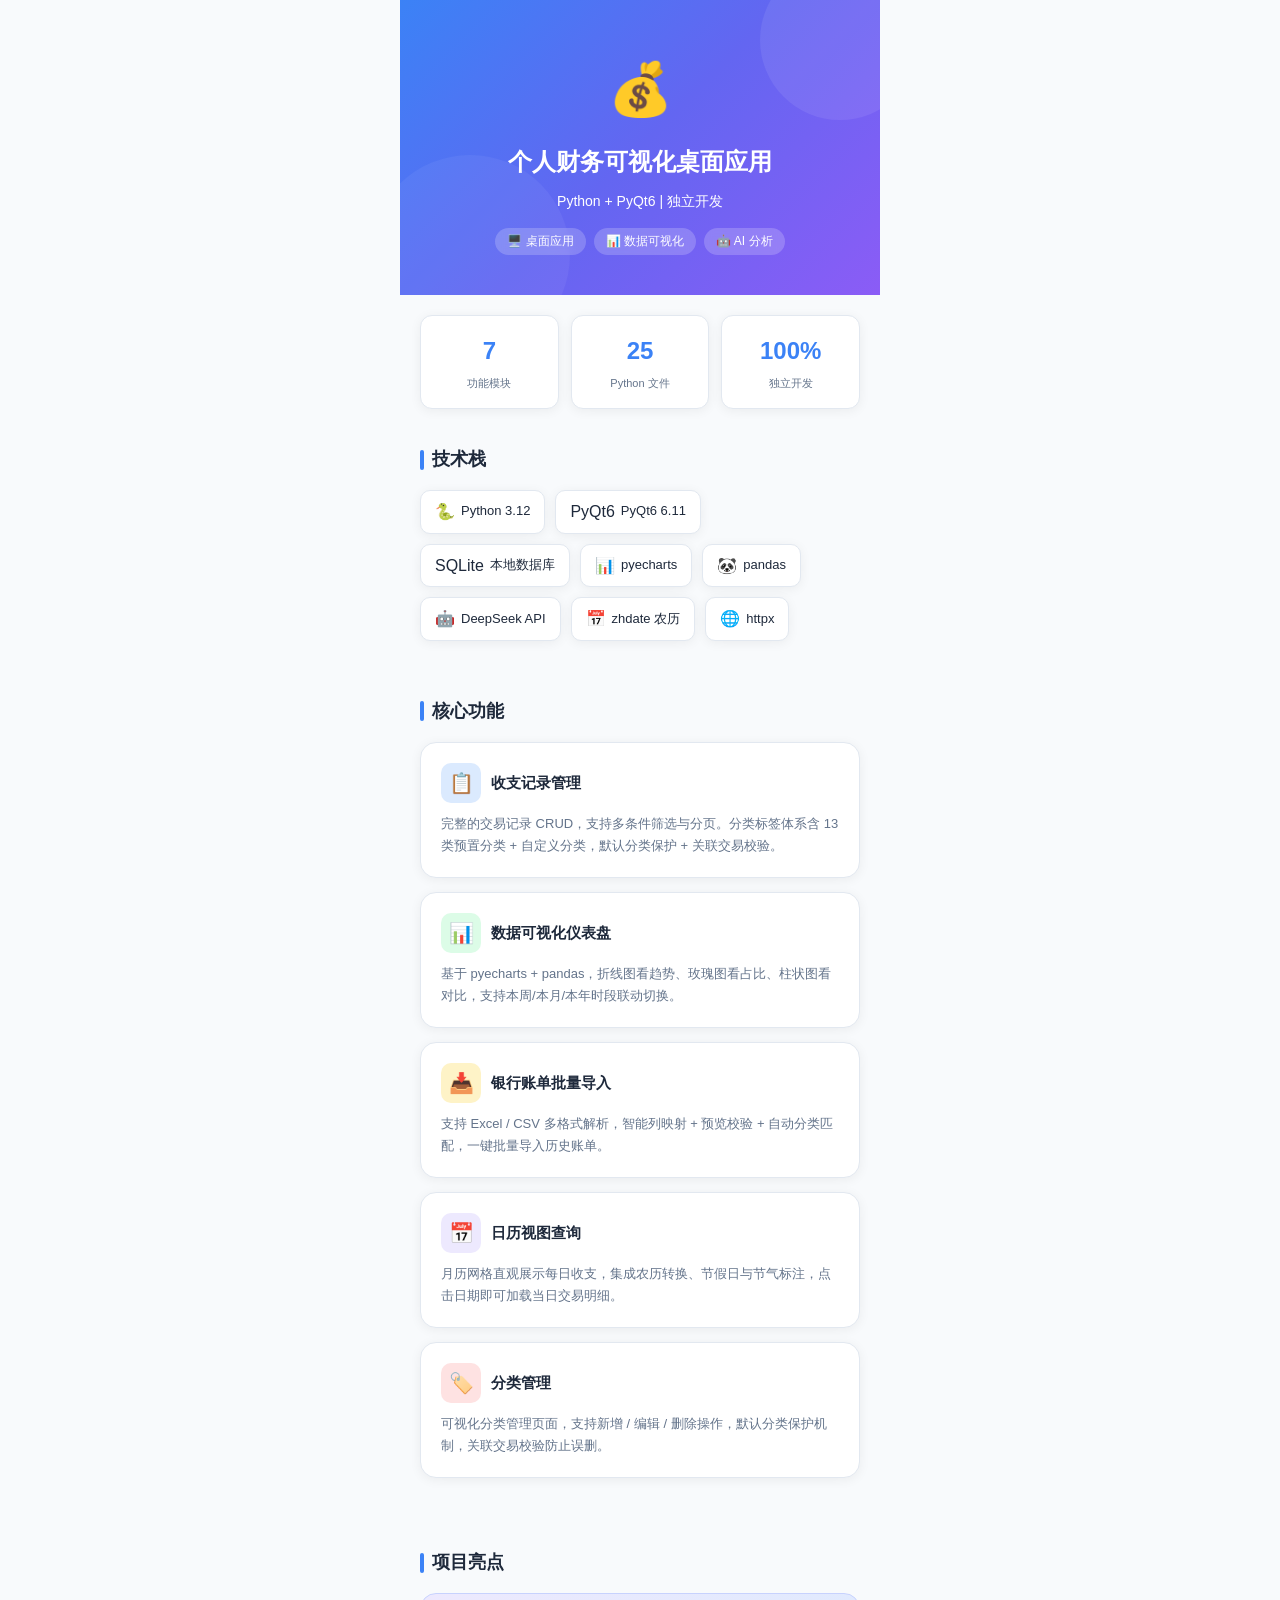
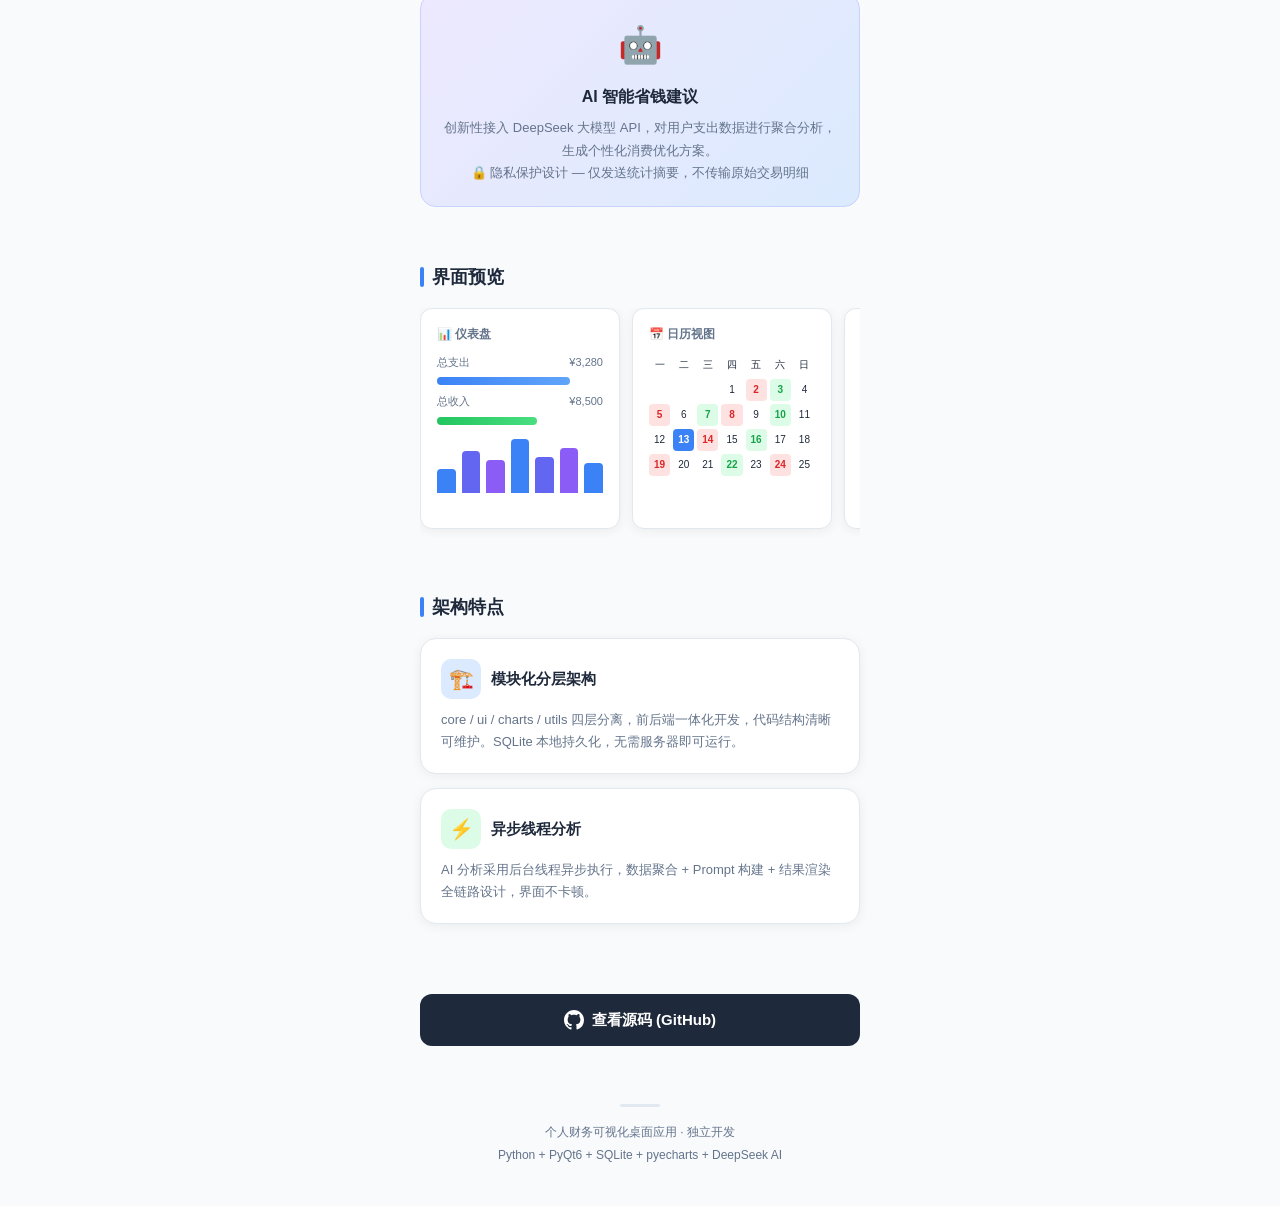
<file: showcase/index.html>
<!DOCTYPE html>
<html lang="zh-CN">
<head>
<meta charset="UTF-8">
<meta name="viewport" content="width=device-width, initial-scale=1.0, maximum-scale=1.0, user-scalable=no">
<title>个人财务可视化桌面应用</title>
<style>
  :root {
    --primary: #3b82f6;
    --primary-dark: #2563eb;
    --danger: #ef4444;
    --success: #22c55e;
    --warning: #f59e0b;
    --bg: #f8fafc;
    --card: #ffffff;
    --text: #1e293b;
    --text-light: #64748b;
    --border: #e2e8f0;
    --shadow: 0 2px 12px rgba(0,0,0,0.06);
    --shadow-lg: 0 8px 30px rgba(0,0,0,0.12);
    --radius: 16px;
  }

  * { margin: 0; padding: 0; box-sizing: border-box; }

  body {
    font-family: -apple-system, BlinkMacSystemFont, "Segoe UI", "PingFang SC", "Microsoft YaHei", sans-serif;
    background: var(--bg);
    color: var(--text);
    line-height: 1.6;
    -webkit-font-smoothing: antialiased;
  }

  .container { max-width: 480px; margin: 0 auto; padding: 0; }

  /* ── Hero ── */
  .hero {
    background: linear-gradient(135deg, #3b82f6 0%, #6366f1 50%, #8b5cf6 100%);
    padding: 48px 24px 40px;
    text-align: center;
    color: #fff;
    position: relative;
    overflow: hidden;
  }
  .hero::before {
    content: '';
    position: absolute;
    top: -40px; right: -40px;
    width: 160px; height: 160px;
    background: rgba(255,255,255,0.08);
    border-radius: 50%;
  }
  .hero::after {
    content: '';
    position: absolute;
    bottom: -60px; left: -30px;
    width: 200px; height: 200px;
    background: rgba(255,255,255,0.05);
    border-radius: 50%;
  }
  .hero-icon { font-size: 52px; margin-bottom: 12px; position: relative; z-index: 1; }
  .hero h1 { font-size: 24px; font-weight: 700; position: relative; z-index: 1; margin-bottom: 8px; }
  .hero p { font-size: 14px; opacity: 0.9; position: relative; z-index: 1; }
  .hero-badges { display: flex; justify-content: center; gap: 8px; margin-top: 16px; position: relative; z-index: 1; flex-wrap: wrap; }
  .hero-badge {
    background: rgba(255,255,255,0.2);
    backdrop-filter: blur(4px);
    padding: 4px 12px;
    border-radius: 20px;
    font-size: 12px;
    font-weight: 500;
  }

  /* ── Section ── */
  .section { padding: 28px 20px; }
  .section-title {
    font-size: 18px;
    font-weight: 700;
    margin-bottom: 16px;
    display: flex;
    align-items: center;
    gap: 8px;
  }
  .section-title::before {
    content: '';
    width: 4px; height: 20px;
    background: var(--primary);
    border-radius: 2px;
  }

  /* ── Tech Stack ── */
  .tech-grid { display: flex; flex-wrap: wrap; gap: 10px; }
  .tech-tag {
    background: var(--card);
    border: 1px solid var(--border);
    border-radius: 10px;
    padding: 8px 14px;
    font-size: 13px;
    font-weight: 500;
    display: flex;
    align-items: center;
    gap: 6px;
    box-shadow: var(--shadow);
  }
  .tech-tag span { font-size: 16px; }

  /* ── Feature Cards ── */
  .feature-card {
    background: var(--card);
    border-radius: var(--radius);
    padding: 20px;
    margin-bottom: 14px;
    box-shadow: var(--shadow);
    border: 1px solid var(--border);
    transition: transform 0.2s;
  }
  .feature-card:active { transform: scale(0.98); }
  .feature-header { display: flex; align-items: center; gap: 10px; margin-bottom: 10px; }
  .feature-icon {
    width: 40px; height: 40px;
    border-radius: 10px;
    display: flex;
    align-items: center;
    justify-content: center;
    font-size: 20px;
    flex-shrink: 0;
  }
  .feature-icon.blue { background: #dbeafe; }
  .feature-icon.green { background: #dcfce7; }
  .feature-icon.purple { background: #ede9fe; }
  .feature-icon.orange { background: #fef3c7; }
  .feature-icon.red { background: #fee2e2; }
  .feature-title { font-size: 15px; font-weight: 700; }
  .feature-desc { font-size: 13px; color: var(--text-light); line-height: 1.7; }

  /* ── Highlight ── */
  .highlight-box {
    background: linear-gradient(135deg, #ede9fe 0%, #dbeafe 100%);
    border-radius: var(--radius);
    padding: 22px;
    text-align: center;
    border: 1px solid #c7d2fe;
  }
  .highlight-box .icon { font-size: 36px; margin-bottom: 10px; }
  .highlight-box h3 { font-size: 16px; font-weight: 700; margin-bottom: 8px; }
  .highlight-box p { font-size: 13px; color: var(--text-light); line-height: 1.7; }

  /* ── UI Mockup ── */
  .mockup-row { display: flex; gap: 12px; overflow-x: auto; padding-bottom: 8px; -webkit-overflow-scrolling: touch; }
  .mockup-card {
    min-width: 200px;
    background: var(--card);
    border-radius: 12px;
    padding: 16px;
    border: 1px solid var(--border);
    box-shadow: var(--shadow);
  }
  .mockup-card .mock-title { font-size: 12px; color: var(--text-light); margin-bottom: 10px; font-weight: 600; }
  .mockup-bar { height: 8px; border-radius: 4px; margin-bottom: 8px; }
  .mockup-bar.b1 { background: linear-gradient(90deg, #3b82f6, #60a5fa); width: 80%; }
  .mockup-bar.b2 { background: linear-gradient(90deg, #22c55e, #4ade80); width: 60%; }
  .mockup-bar.b3 { background: linear-gradient(90deg, #f59e0b, #fbbf24); width: 45%; }
  .mockup-bar.b4 { background: linear-gradient(90deg, #ef4444, #f87171); width: 30%; }
  .mockup-label { font-size: 11px; color: var(--text-light); display: flex; justify-content: space-between; margin-bottom: 6px; }

  .mockup-chart { display: flex; align-items: flex-end; gap: 6px; height: 60px; margin-top: 8px; }
  .mockup-bar-chart { flex: 1; border-radius: 4px 4px 0 0; }

  .mockup-cal { display: grid; grid-template-columns: repeat(7, 1fr); gap: 3px; margin-top: 8px; }
  .mockup-cal div { text-align: center; font-size: 10px; padding: 3px 0; border-radius: 4px; }
  .mockup-cal .has-income { background: #dcfce7; color: #16a34a; font-weight: 600; }
  .mockup-cal .has-expense { background: #fee2e2; color: #dc2626; font-weight: 600; }
  .mockup-cal .today { background: #3b82f6; color: #fff; font-weight: 600; }

  /* ── Stats ── */
  .stats-row { display: flex; gap: 12px; }
  .stat-card {
    flex: 1;
    background: var(--card);
    border-radius: 12px;
    padding: 16px;
    text-align: center;
    box-shadow: var(--shadow);
    border: 1px solid var(--border);
  }
  .stat-num { font-size: 24px; font-weight: 800; color: var(--primary); }
  .stat-label { font-size: 11px; color: var(--text-light); margin-top: 4px; }

  /* ── GitHub Button ── */
  .github-btn {
    display: flex;
    align-items: center;
    justify-content: center;
    gap: 8px;
    width: 100%;
    background: #1e293b;
    color: #fff;
    padding: 14px;
    border-radius: 12px;
    font-size: 15px;
    font-weight: 600;
    text-decoration: none;
    border: none;
    cursor: pointer;
    transition: background 0.2s;
  }
  .github-btn:active { background: #334155; }

  /* ── Footer ── */
  .footer {
    text-align: center;
    padding: 30px 20px 40px;
    color: var(--text-light);
    font-size: 12px;
  }
  .footer .divider { width: 40px; height: 3px; background: var(--border); border-radius: 2px; margin: 0 auto 16px; }

  /* ── Animations ── */
  @keyframes fadeUp { from { opacity: 0; transform: translateY(20px); } to { opacity: 1; transform: translateY(0); } }
  .animate { animation: fadeUp 0.5s ease-out both; }
  .d1 { animation-delay: 0.1s; }
  .d2 { animation-delay: 0.2s; }
  .d3 { animation-delay: 0.3s; }
  .d4 { animation-delay: 0.4s; }
  .d5 { animation-delay: 0.5s; }
</style>
</head>
<body>
<div class="container">

  <!-- Hero -->
  <div class="hero">
    <div class="hero-icon animate">💰</div>
    <h1 class="animate d1">个人财务可视化桌面应用</h1>
    <p class="animate d2">Python + PyQt6 | 独立开发</p>
    <div class="hero-badges animate d3">
      <div class="hero-badge">🖥️ 桌面应用</div>
      <div class="hero-badge">📊 数据可视化</div>
      <div class="hero-badge">🤖 AI 分析</div>
    </div>
  </div>

  <!-- 概览数据 -->
  <div class="section" style="padding-top: 20px; padding-bottom: 8px;">
    <div class="stats-row animate d1">
      <div class="stat-card">
        <div class="stat-num">7</div>
        <div class="stat-label">功能模块</div>
      </div>
      <div class="stat-card">
        <div class="stat-num">25</div>
        <div class="stat-label">Python 文件</div>
      </div>
      <div class="stat-card">
        <div class="stat-num">100%</div>
        <div class="stat-label">独立开发</div>
      </div>
    </div>
  </div>

  <!-- 技术栈 -->
  <div class="section">
    <div class="section-title">技术栈</div>
    <div class="tech-grid animate d1">
      <div class="tech-tag"><span>🐍</span> Python 3.12</div>
      <div class="tech-tag"><span> PyQt6</span> PyQt6 6.11</div>
      <div class="tech-tag"><span> SQLite</span> 本地数据库</div>
      <div class="tech-tag"><span>📊</span> pyecharts</div>
      <div class="tech-tag"><span>🐼</span> pandas</div>
      <div class="tech-tag"><span>🤖</span> DeepSeek API</div>
      <div class="tech-tag"><span>📅</span> zhdate 农历</div>
      <div class="tech-tag"><span>🌐</span> httpx</div>
    </div>
  </div>

  <!-- 核心功能 -->
  <div class="section">
    <div class="section-title">核心功能</div>

    <div class="feature-card animate d1">
      <div class="feature-header">
        <div class="feature-icon blue">📋</div>
        <div class="feature-title">收支记录管理</div>
      </div>
      <div class="feature-desc">
        完整的交易记录 CRUD，支持多条件筛选与分页。分类标签体系含 13 类预置分类 + 自定义分类，默认分类保护 + 关联交易校验。
      </div>
    </div>

    <div class="feature-card animate d2">
      <div class="feature-header">
        <div class="feature-icon green">📊</div>
        <div class="feature-title">数据可视化仪表盘</div>
      </div>
      <div class="feature-desc">
        基于 pyecharts + pandas，折线图看趋势、玫瑰图看占比、柱状图看对比，支持本周/本月/本年时段联动切换。
      </div>
    </div>

    <div class="feature-card animate d3">
      <div class="feature-header">
        <div class="feature-icon orange">📥</div>
        <div class="feature-title">银行账单批量导入</div>
      </div>
      <div class="feature-desc">
        支持 Excel / CSV 多格式解析，智能列映射 + 预览校验 + 自动分类匹配，一键批量导入历史账单。
      </div>
    </div>

    <div class="feature-card animate d4">
      <div class="feature-header">
        <div class="feature-icon purple">📅</div>
        <div class="feature-title">日历视图查询</div>
      </div>
      <div class="feature-desc">
        月历网格直观展示每日收支，集成农历转换、节假日与节气标注，点击日期即可加载当日交易明细。
      </div>
    </div>

    <div class="feature-card animate d5">
      <div class="feature-header">
        <div class="feature-icon red">🏷️</div>
        <div class="feature-title">分类管理</div>
      </div>
      <div class="feature-desc">
        可视化分类管理页面，支持新增 / 编辑 / 删除操作，默认分类保护机制，关联交易校验防止误删。
      </div>
    </div>
  </div>

  <!-- 项目亮点 -->
  <div class="section">
    <div class="section-title">项目亮点</div>
    <div class="highlight-box animate d1">
      <div class="icon">🤖</div>
      <h3>AI 智能省钱建议</h3>
      <p>
        创新性接入 DeepSeek 大模型 API，对用户支出数据进行聚合分析，生成个性化消费优化方案。<br>
        🔒 隐私保护设计 — 仅发送统计摘要，不传输原始交易明细
      </p>
    </div>
  </div>

  <!-- 界面预览 -->
  <div class="section">
    <div class="section-title">界面预览</div>
    <div class="mockup-row">

      <div class="mockup-card">
        <div class="mock-title">📊 仪表盘</div>
        <div class="mockup-label"><span>总支出</span><span>¥3,280</span></div>
        <div class="mockup-bar b1"></div>
        <div class="mockup-label"><span>总收入</span><span>¥8,500</span></div>
        <div class="mockup-bar b2"></div>
        <div class="mockup-chart">
          <div class="mockup-bar-chart" style="height: 40%; background: #3b82f6;"></div>
          <div class="mockup-bar-chart" style="height: 70%; background: #6366f1;"></div>
          <div class="mockup-bar-chart" style="height: 55%; background: #8b5cf6;"></div>
          <div class="mockup-bar-chart" style="height: 90%; background: #3b82f6;"></div>
          <div class="mockup-bar-chart" style="height: 60%; background: #6366f1;"></div>
          <div class="mockup-bar-chart" style="height: 75%; background: #8b5cf6;"></div>
          <div class="mockup-bar-chart" style="height: 50%; background: #3b82f6;"></div>
        </div>
      </div>

      <div class="mockup-card">
        <div class="mock-title">📅 日历视图</div>
        <div class="mockup-cal">
          <div>一</div><div>二</div><div>三</div><div>四</div><div>五</div><div>六</div><div>日</div>
          <div></div><div></div><div></div><div>1</div><div class="has-expense">2</div><div class="has-income">3</div><div>4</div>
          <div class="has-expense">5</div><div>6</div><div class="has-income">7</div><div class="has-expense">8</div><div>9</div><div class="has-income">10</div><div>11</div>
          <div>12</div><div class="today">13</div><div class="has-expense">14</div><div>15</div><div class="has-income">16</div><div>17</div><div>18</div>
          <div class="has-expense">19</div><div>20</div><div>21</div><div class="has-income">22</div><div>23</div><div class="has-expense">24</div><div>25</div>
        </div>
      </div>

      <div class="mockup-card">
        <div class="mock-title">🍔 分类占比</div>
        <div class="mockup-label"><span>餐饮</span><span>35%</span></div>
        <div class="mockup-bar b1"></div>
        <div class="mockup-label"><span>交通</span><span>20%</span></div>
        <div class="mockup-bar b3"></div>
        <div class="mockup-label"><span>购物</span><span>25%</span></div>
        <div class="mockup-bar b4"></div>
        <div class="mockup-label"><span>其他</span><span>20%</span></div>
        <div class="mockup-bar b2"></div>
      </div>

    </div>
  </div>

  <!-- 架构特点 -->
  <div class="section">
    <div class="section-title">架构特点</div>
    <div class="feature-card animate d1">
      <div class="feature-header">
        <div class="feature-icon blue">🏗️</div>
        <div class="feature-title">模块化分层架构</div>
      </div>
      <div class="feature-desc">
        core / ui / charts / utils 四层分离，前后端一体化开发，代码结构清晰可维护。SQLite 本地持久化，无需服务器即可运行。
      </div>
    </div>
    <div class="feature-card animate d2">
      <div class="feature-header">
        <div class="feature-icon green">⚡</div>
        <div class="feature-title">异步线程分析</div>
      </div>
      <div class="feature-desc">
        AI 分析采用后台线程异步执行，数据聚合 + Prompt 构建 + 结果渲染全链路设计，界面不卡顿。
      </div>
    </div>
  </div>

  <!-- GitHub -->
  <div class="section">
    <a class="github-btn" href="https://github.com/txy66/20250319" target="_blank">
      <svg width="20" height="20" viewBox="0 0 24 24" fill="currentColor"><path d="M12 0C5.37 0 0 5.37 0 12c0 5.31 3.435 9.795 8.205 11.385.6.105.825-.255.825-.57 0-.285-.015-1.23-.015-2.235-3.015.555-3.795-.735-4.035-1.41-.135-.345-.72-1.41-1.23-1.695-.42-.225-1.02-.78-.015-.795.945-.015 1.62.87 1.845 1.23 1.08 1.815 2.805 1.305 3.495.99.105-.78.42-1.305.765-1.605-2.67-.3-5.46-1.335-5.46-5.925 0-1.305.465-2.385 1.23-3.225-.12-.3-.54-1.53.12-3.18 0 0 1.005-.315 3.3 1.23.96-.27 1.98-.405 3-.405s2.04.135 3 .405c2.295-1.56 3.3-1.23 3.3-1.23.66 1.65.24 2.88.12 3.18.765.84 1.23 1.905 1.23 3.225 0 4.605-2.805 5.625-5.475 5.925.435.375.81 1.095.81 2.22 0 1.605-.015 2.895-.015 3.3 0 .315.225.69.825.57A12.02 12.02 0 0024 12c0-6.63-5.37-12-12-12z"/></svg>
      查看源码 (GitHub)
    </a>
  </div>

  <!-- Footer -->
  <div class="footer">
    <div class="divider"></div>
    <p>个人财务可视化桌面应用 · 独立开发</p>
    <p style="margin-top: 4px;">Python + PyQt6 + SQLite + pyecharts + DeepSeek AI</p>
  </div>

</div>
</body>
</html>
</file>
